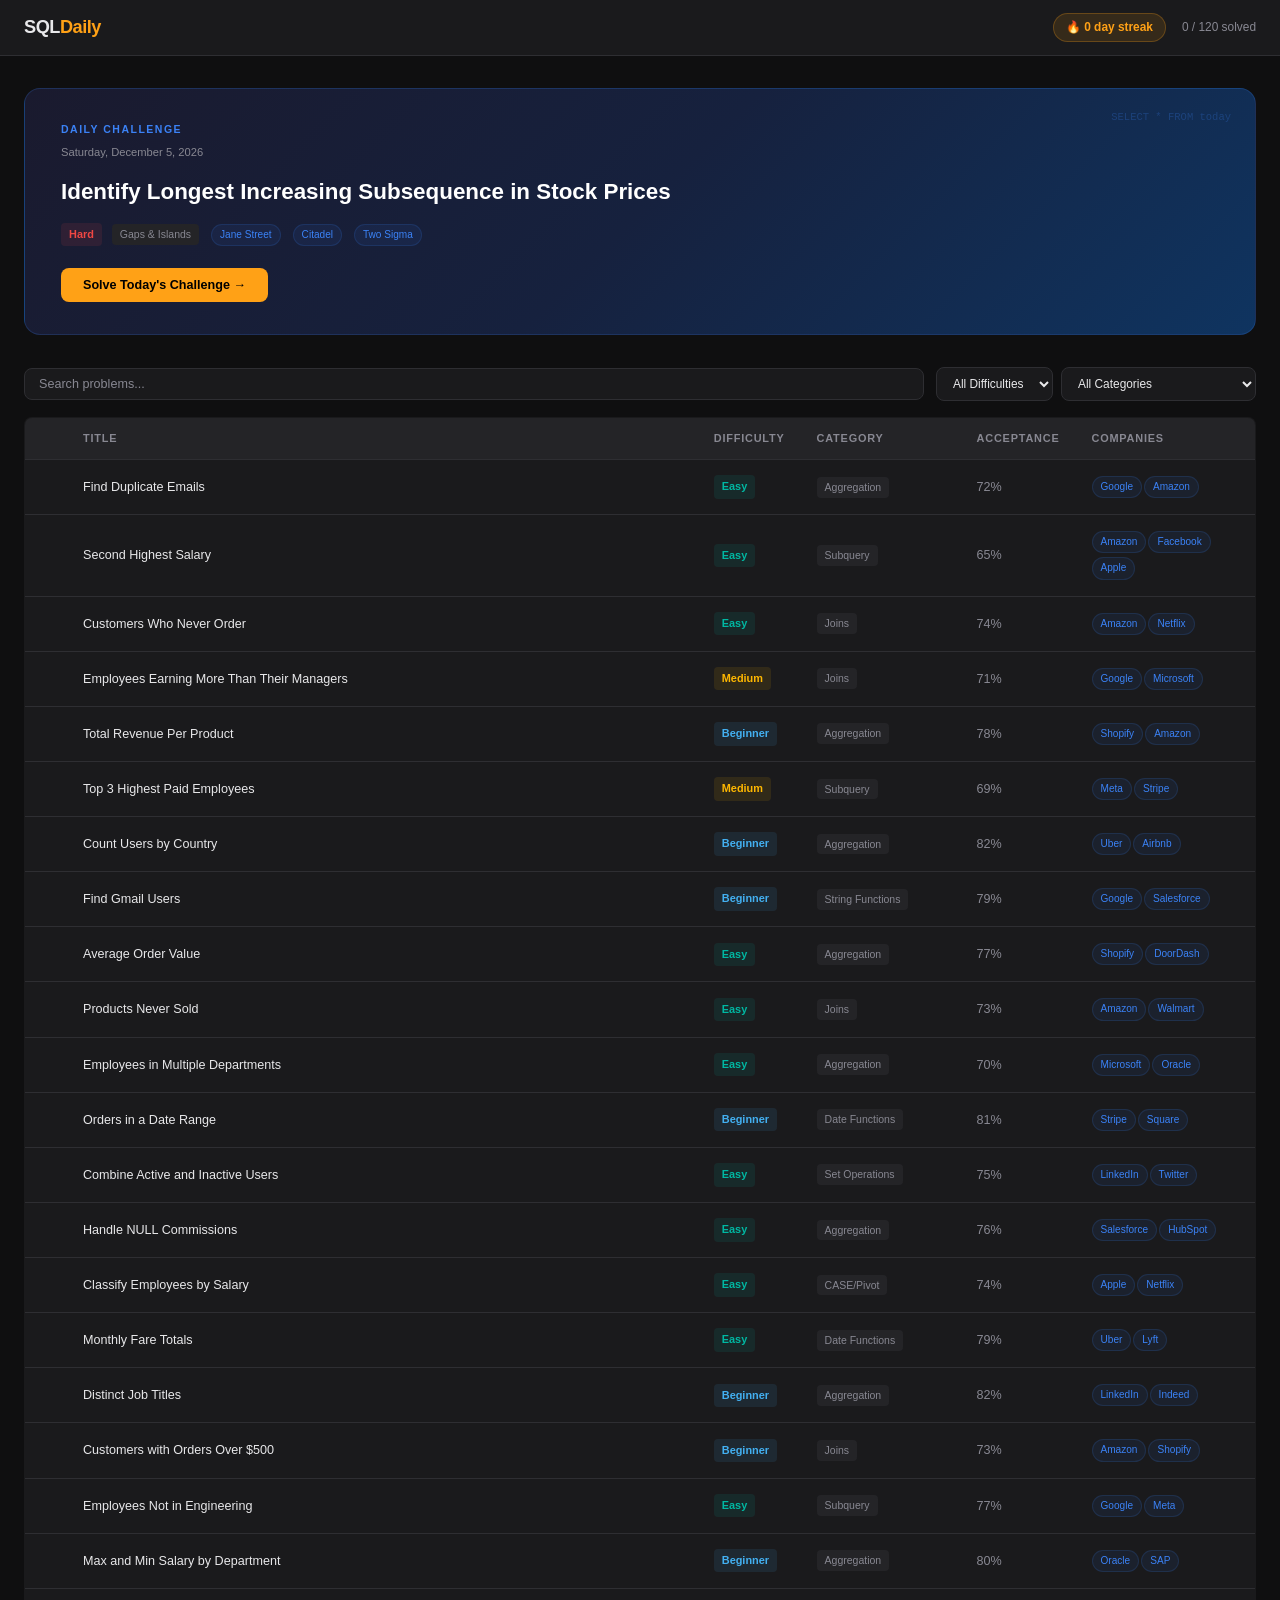
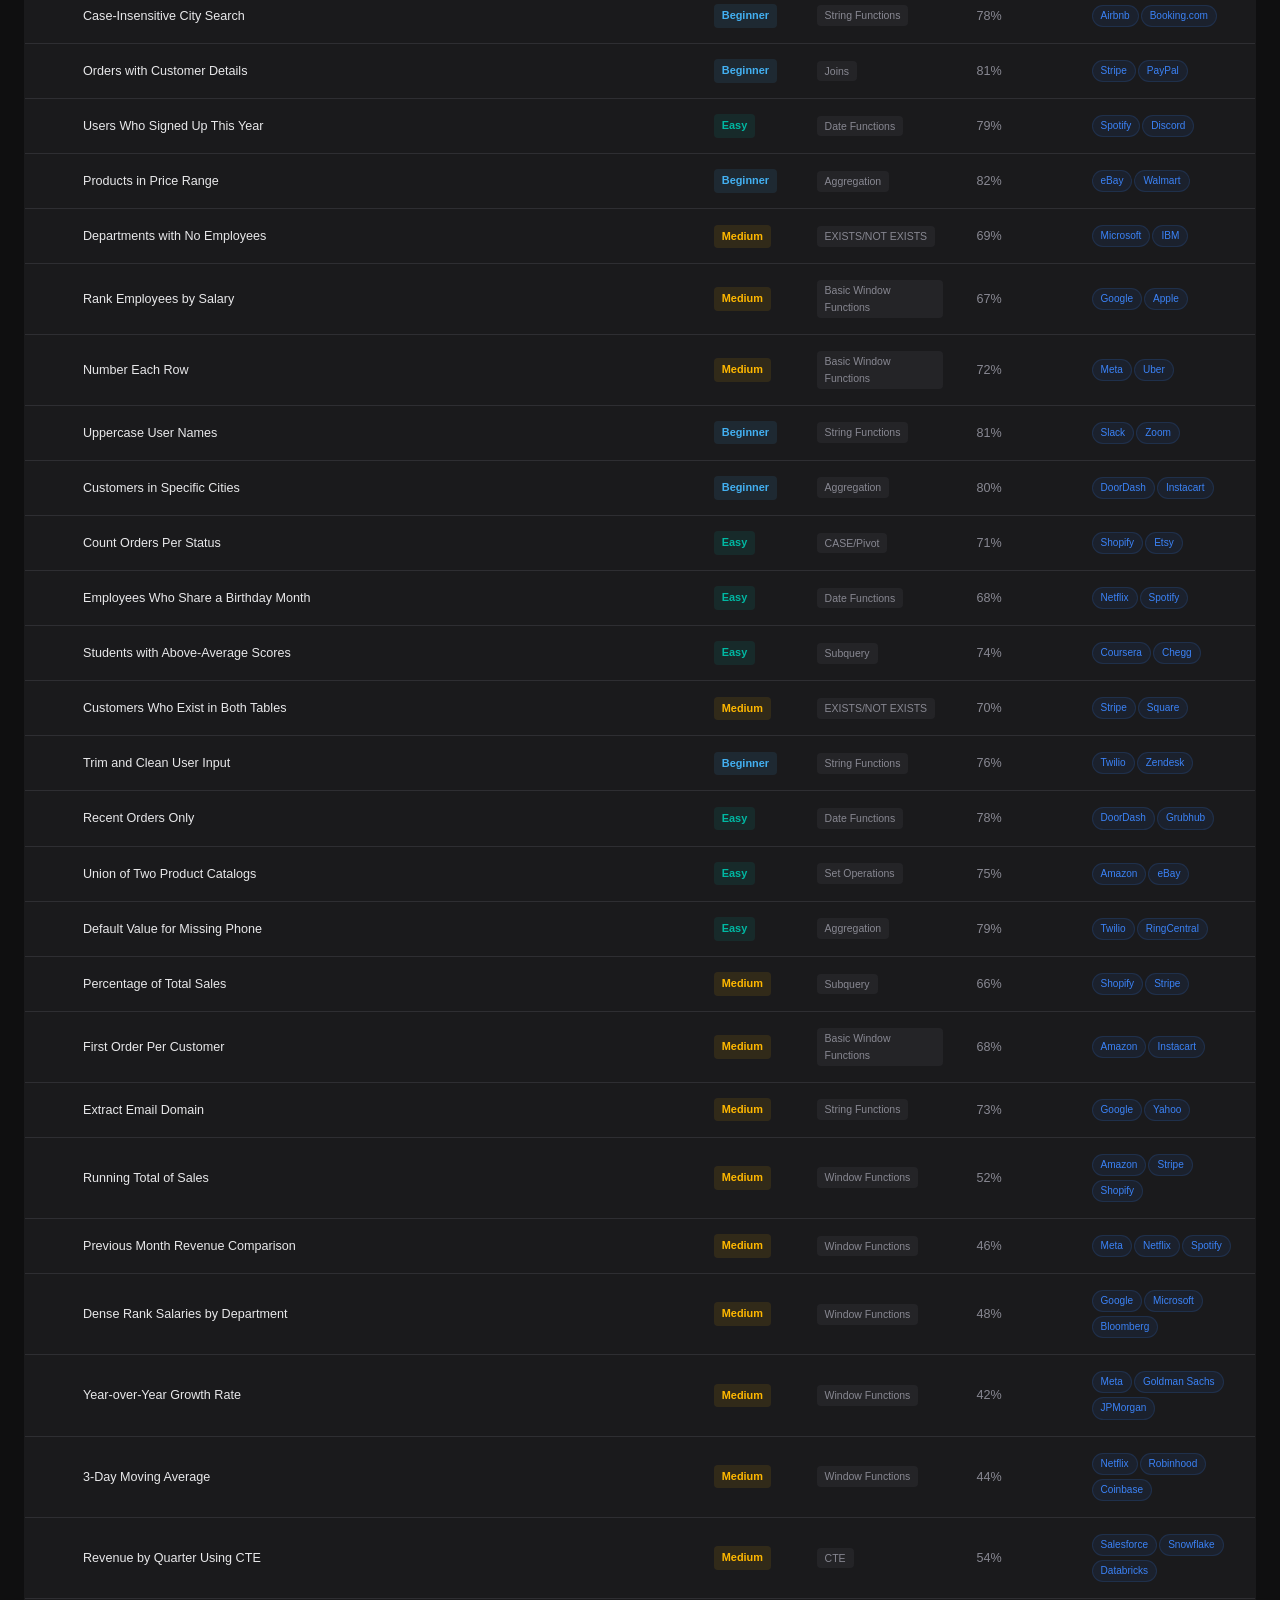
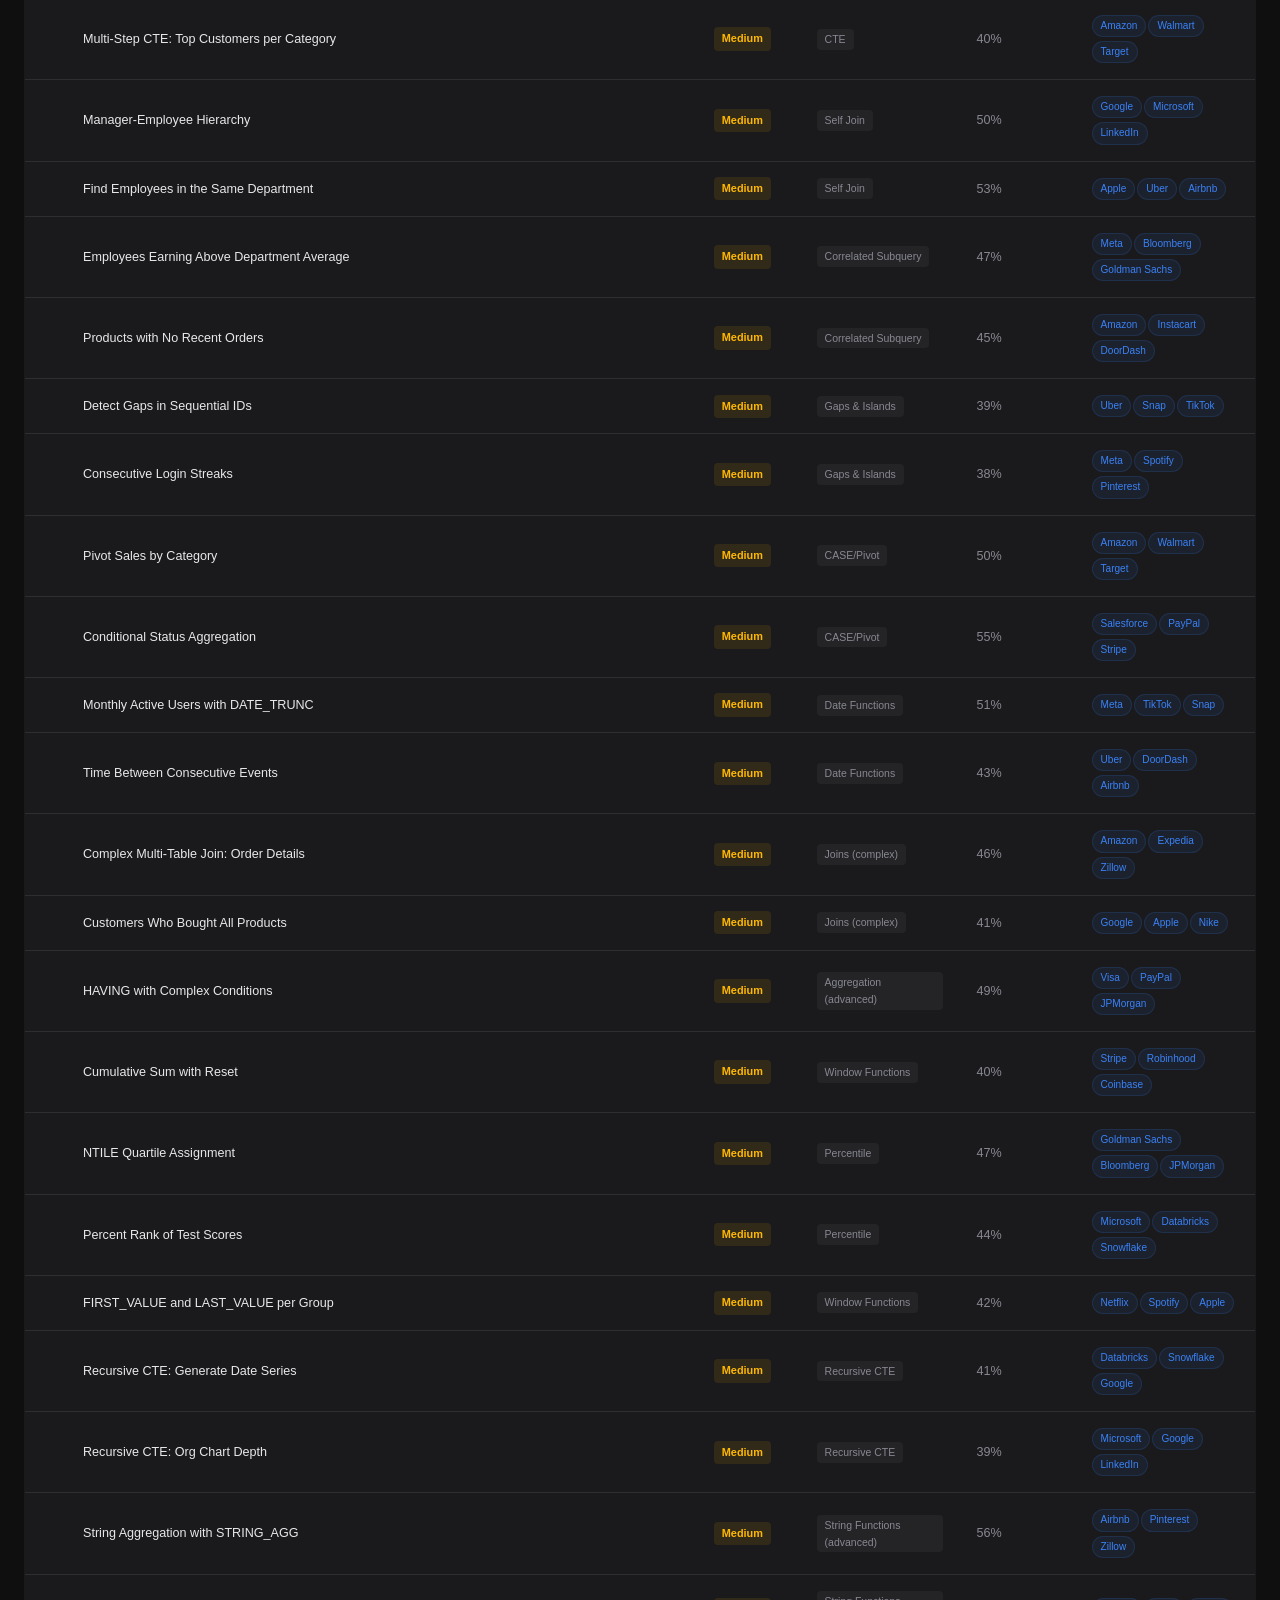
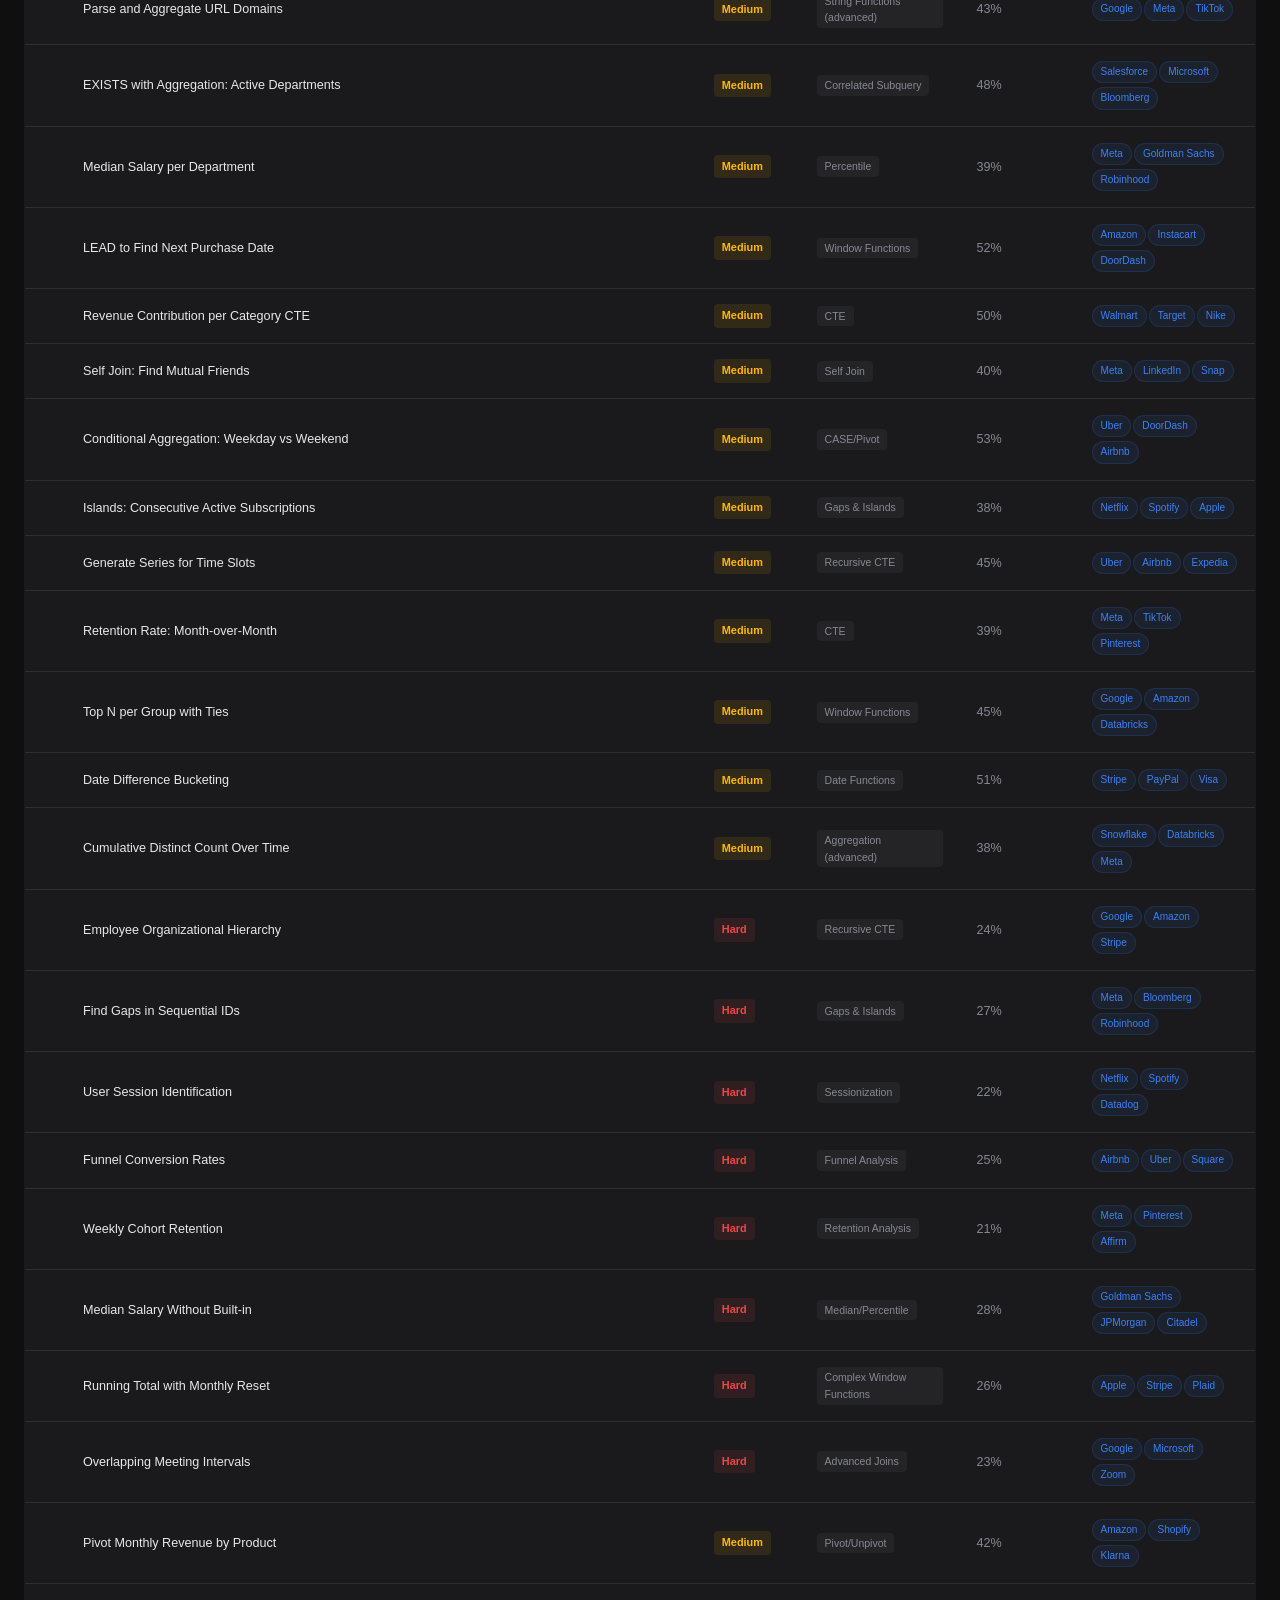
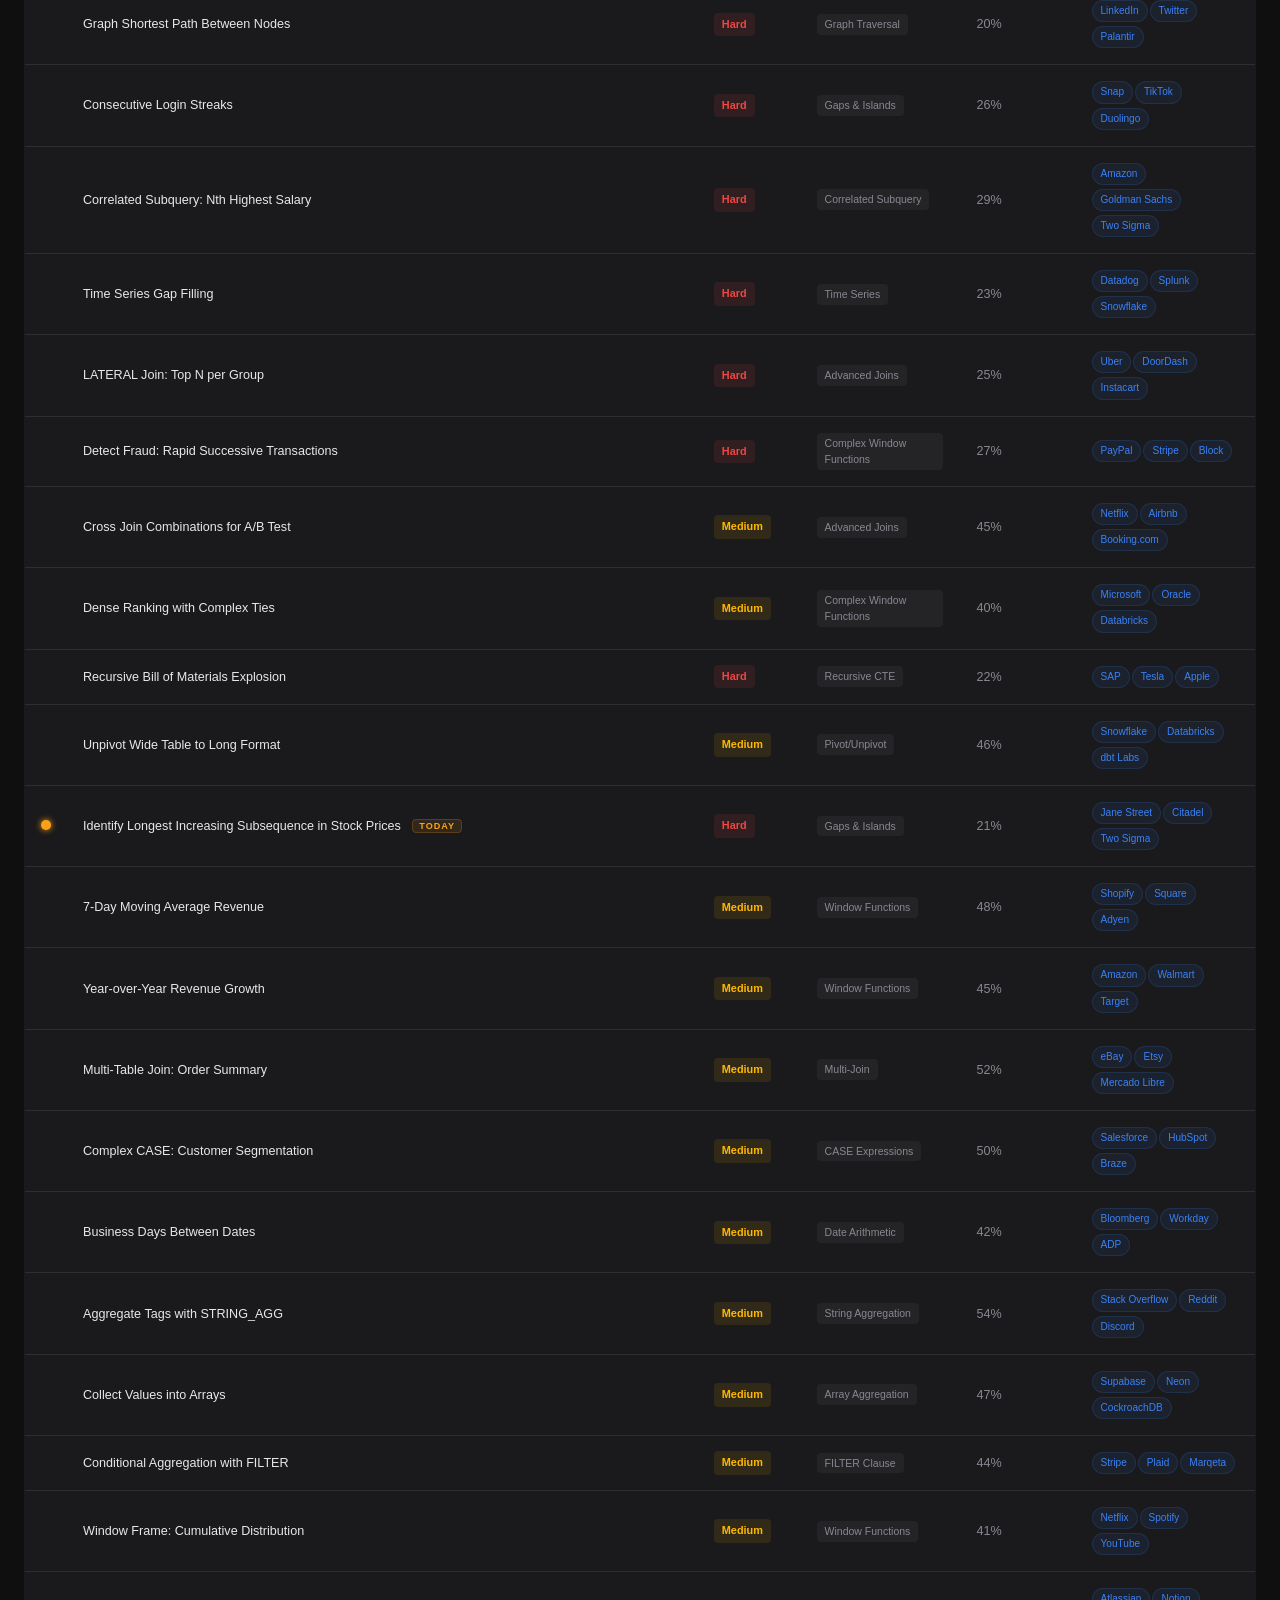
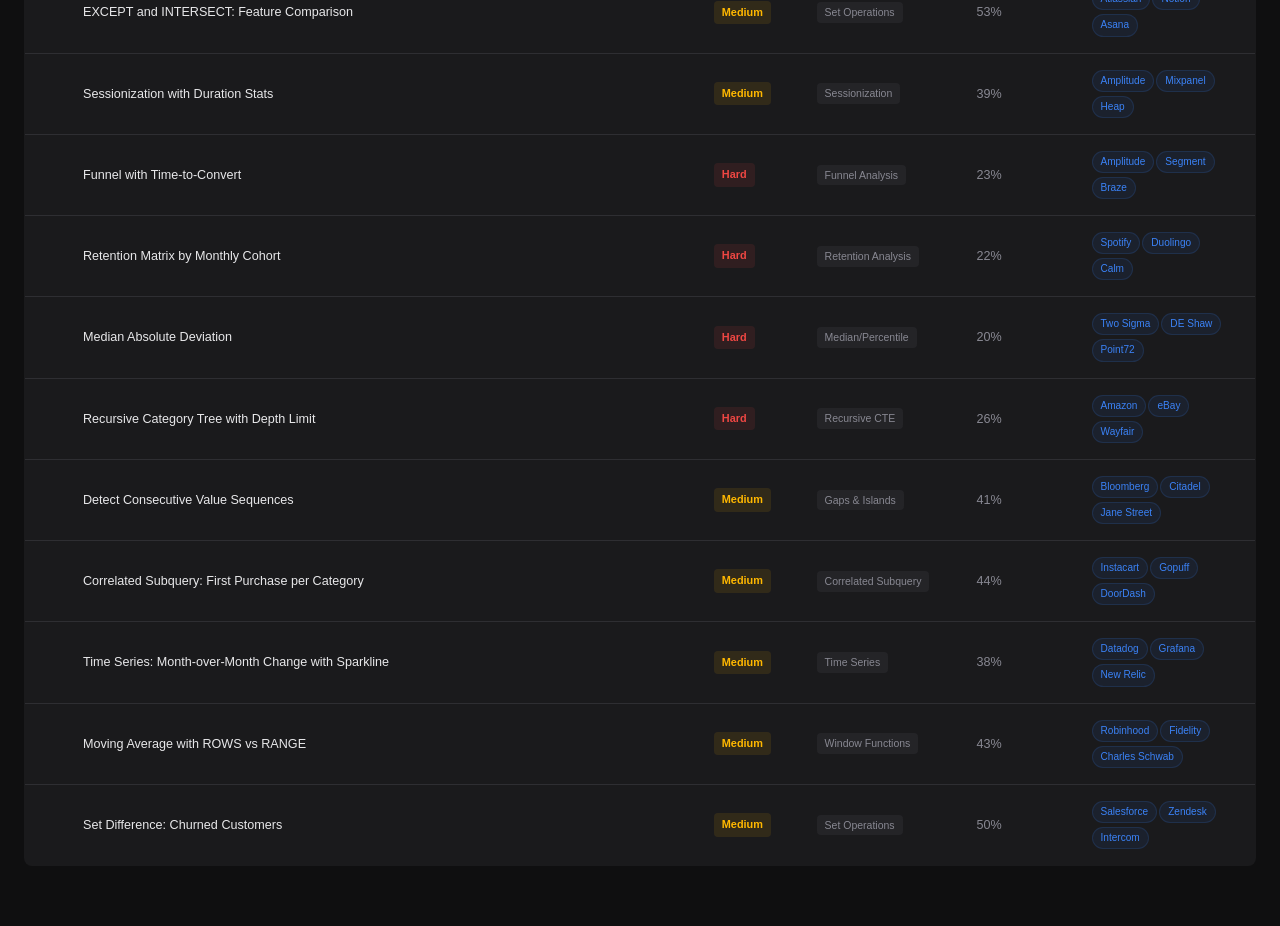
<file: index.html>
<!DOCTYPE html>
<html lang="en">
<head>
  <meta charset="UTF-8" />
  <meta name="viewport" content="width=device-width, initial-scale=1.0" />
  <title>SQLDaily — Practice SQL Every Day</title>
  <link rel="stylesheet" href="style.css" />
</head>
<body>
  <!-- NAV -->
  <nav class="navbar">
    <div class="nav-left">
      <span class="logo">SQL<span class="logo-accent">Daily</span></span>
    </div>
    <div class="nav-right">
      <span class="streak-badge" id="streakBadge">🔥 <span id="streakCount">0</span> day streak</span>
      <span class="progress-text" id="progressText">0 / 0 solved</span>
    </div>
  </nav>

  <!-- HERO / DAILY CHALLENGE -->
  <div class="hero" id="dailyHero">
    <div class="hero-label">Daily Challenge</div>
    <div class="hero-date" id="heroDate"></div>
    <h2 class="hero-title" id="heroTitle">Loading...</h2>
    <div class="hero-meta" id="heroMeta"></div>
    <button class="btn-primary" id="heroBtn">Solve Today's Challenge →</button>
  </div>

  <!-- FILTERS + SEARCH -->
  <div class="list-container">
    <div class="list-header">
      <div class="search-wrap">
        <input type="text" id="searchInput" class="search-input" placeholder="Search problems..." />
      </div>
      <div class="filter-wrap">
        <select id="diffFilter" class="filter-select">
          <option value="">All Difficulties</option>
          <option value="Beginner">Beginner</option>
          <option value="Easy">Easy</option>
          <option value="Medium">Medium</option>
          <option value="Hard">Hard</option>
        </select>
        <select id="catFilter" class="filter-select">
          <option value="">All Categories</option>
        </select>
      </div>
    </div>

    <!-- PROBLEM TABLE -->
    <table class="problem-table">
      <thead>
        <tr>
          <th class="col-status"></th>
          <th class="col-title">Title</th>
          <th class="col-diff">Difficulty</th>
          <th class="col-cat">Category</th>
          <th class="col-accept">Acceptance</th>
          <th class="col-companies">Companies</th>
        </tr>
      </thead>
      <tbody id="problemList"></tbody>
    </table>
  </div>

  <script src="problems.js"></script>
  <script src="app.js"></script>
</body>
</html>
</file>
<file: style.css>
/* ============================================================
   RESET & BASE
   ============================================================ */
*, *::before, *::after { box-sizing: border-box; margin: 0; padding: 0; }

:root {
  --bg:         #0f0f10;
  --bg-2:       #1a1a1c;
  --bg-3:       #242427;
  --border:     #2e2e32;
  --text:       #e8e8ea;
  --text-muted: #888892;
  --accent:     #ffa116;
  --accent-2:   #3b82f6;
  --green:      #00b8a3;
  --yellow:     #ffb800;
  --red:        #ef4743;
  --beginner:   #43b0f1;
  --easy:       #00b8a3;
  --medium:     #ffb800;
  --hard:       #ef4743;
  --radius:     8px;
  --font:       'Inter', -apple-system, BlinkMacSystemFont, 'Segoe UI', sans-serif;
  --font-mono:  'JetBrains Mono', 'Fira Code', 'Cascadia Code', monospace;
}

html { font-size: 14px; }
body {
  font-family: var(--font);
  background: var(--bg);
  color: var(--text);
  min-height: 100vh;
  line-height: 1.6;
}

a { color: inherit; text-decoration: none; }

/* ============================================================
   NAVBAR
   ============================================================ */
.navbar {
  position: sticky;
  top: 0;
  z-index: 100;
  display: flex;
  align-items: center;
  justify-content: space-between;
  padding: 0 24px;
  height: 56px;
  background: var(--bg-2);
  border-bottom: 1px solid var(--border);
}

.logo { font-size: 1.3rem; font-weight: 800; letter-spacing: -0.5px; }
.logo-accent { color: var(--accent); }

.nav-right { display: flex; align-items: center; gap: 16px; }

.streak-badge {
  background: rgba(255,161,22,0.12);
  color: var(--accent);
  border: 1px solid rgba(255,161,22,0.25);
  border-radius: 20px;
  padding: 4px 12px;
  font-weight: 600;
  font-size: 0.85rem;
}

.progress-text { color: var(--text-muted); font-size: 0.85rem; }

.back-link {
  color: var(--text-muted);
  font-size: 0.85rem;
  margin-right: 16px;
  transition: color 0.15s;
}
.back-link:hover { color: var(--text); }

/* ============================================================
   HERO / DAILY CHALLENGE
   ============================================================ */
.hero {
  margin: 32px 24px;
  padding: 32px 36px;
  background: linear-gradient(135deg, #1a1a2e 0%, #16213e 50%, #0f3460 100%);
  border: 1px solid rgba(59,130,246,0.2);
  border-radius: 16px;
  position: relative;
  overflow: hidden;
}

.hero::before {
  content: 'SELECT * FROM today';
  position: absolute;
  top: 20px; right: 24px;
  font-family: var(--font-mono);
  font-size: 0.75rem;
  color: rgba(59,130,246,0.25);
  pointer-events: none;
}

.hero-label {
  font-size: 0.75rem;
  font-weight: 700;
  text-transform: uppercase;
  letter-spacing: 1.5px;
  color: var(--accent-2);
  margin-bottom: 6px;
}

.hero-date {
  font-size: 0.8rem;
  color: var(--text-muted);
  margin-bottom: 12px;
}

.hero-title {
  font-size: 1.6rem;
  font-weight: 700;
  margin-bottom: 12px;
  color: #fff;
}

.hero-meta { display: flex; align-items: center; gap: 10px; margin-bottom: 20px; flex-wrap: wrap; }

.btn-primary {
  background: var(--accent);
  color: #000;
  border: none;
  border-radius: var(--radius);
  padding: 10px 22px;
  font-weight: 700;
  font-size: 0.9rem;
  cursor: pointer;
  transition: opacity 0.15s, transform 0.1s;
}
.btn-primary:hover { opacity: 0.9; transform: translateY(-1px); }

/* ============================================================
   PROBLEM LIST
   ============================================================ */
.list-container { padding: 0 24px 60px; }

.list-header {
  display: flex;
  align-items: center;
  justify-content: space-between;
  margin-bottom: 16px;
  gap: 12px;
  flex-wrap: wrap;
}

.search-wrap { flex: 1; min-width: 200px; }

.search-input {
  width: 100%;
  background: var(--bg-2);
  border: 1px solid var(--border);
  border-radius: var(--radius);
  padding: 8px 14px;
  color: var(--text);
  font-size: 0.9rem;
  outline: none;
  transition: border-color 0.15s;
}
.search-input:focus { border-color: var(--accent-2); }
.search-input::placeholder { color: var(--text-muted); }

.filter-wrap { display: flex; gap: 8px; }

.filter-select {
  background: var(--bg-2);
  border: 1px solid var(--border);
  border-radius: var(--radius);
  padding: 8px 12px;
  color: var(--text);
  font-size: 0.85rem;
  outline: none;
  cursor: pointer;
}
.filter-select:focus { border-color: var(--accent-2); }

.problem-table {
  width: 100%;
  border-collapse: collapse;
  background: var(--bg-2);
  border: 1px solid var(--border);
  border-radius: var(--radius);
  overflow: hidden;
}

.problem-table thead tr {
  background: var(--bg-3);
  border-bottom: 1px solid var(--border);
}

.problem-table th {
  padding: 12px 16px;
  text-align: left;
  font-size: 0.78rem;
  font-weight: 600;
  text-transform: uppercase;
  letter-spacing: 0.8px;
  color: var(--text-muted);
}

.problem-table tbody tr {
  border-bottom: 1px solid var(--border);
  cursor: pointer;
  transition: background 0.12s;
}
.problem-table tbody tr:last-child { border-bottom: none; }
.problem-table tbody tr:hover { background: var(--bg-3); }
.problem-table tbody tr.solved { opacity: 0.7; }

.problem-table td {
  padding: 14px 16px;
  font-size: 0.9rem;
  vertical-align: middle;
}

.col-status { width: 36px; }
.col-title  { min-width: 200px; }
.col-diff   { width: 100px; }
.col-cat    { width: 160px; }
.col-accept { width: 100px; }
.col-companies { width: 180px; }

.status-dot {
  width: 10px; height: 10px;
  border-radius: 50%;
  display: inline-block;
}
.status-dot.solved-dot  { background: var(--green); }
.status-dot.daily-dot   { background: var(--accent); box-shadow: 0 0 6px var(--accent); }

.prob-title-cell { font-weight: 500; color: var(--text); }
.prob-title-cell:hover { color: var(--accent-2); }

.daily-label {
  font-size: 0.65rem;
  font-weight: 700;
  text-transform: uppercase;
  letter-spacing: 1px;
  color: var(--accent);
  background: rgba(255,161,22,0.1);
  border: 1px solid rgba(255,161,22,0.2);
  border-radius: 4px;
  padding: 1px 6px;
  margin-left: 8px;
  vertical-align: middle;
}

/* ============================================================
   BADGES (difficulty / tags / companies)
   ============================================================ */
.badge {
  display: inline-flex;
  align-items: center;
  border-radius: 4px;
  padding: 3px 8px;
  font-size: 0.78rem;
  font-weight: 600;
}

.badge-beginner { color: var(--beginner); background: rgba(67,176,241,0.1); }
.badge-easy     { color: var(--easy);     background: rgba(0,184,163,0.1);  }
.badge-medium   { color: var(--medium);   background: rgba(255,184,0,0.1);  }
.badge-hard     { color: var(--hard);     background: rgba(239,71,67,0.1);  }

.tag {
  display: inline-flex;
  align-items: center;
  background: var(--bg-3);
  color: var(--text-muted);
  border-radius: 4px;
  padding: 2px 8px;
  font-size: 0.75rem;
  margin: 2px 2px 2px 0;
}

.company-chip {
  display: inline-flex;
  align-items: center;
  background: rgba(59,130,246,0.08);
  color: var(--accent-2);
  border: 1px solid rgba(59,130,246,0.15);
  border-radius: 12px;
  padding: 2px 8px;
  font-size: 0.72rem;
  font-weight: 500;
  margin: 2px 2px 2px 0;
}

.accept-pct { color: var(--text-muted); font-size: 0.85rem; }

/* ============================================================
   PROBLEM PAGE — SPLIT VIEW
   ============================================================ */
body.problem-page {
  height: 100vh;
  display: flex;
  flex-direction: column;
  overflow: hidden;
}

body.problem-page .navbar { flex-shrink: 0; }

.split-view {
  flex: 1;
  display: flex;
  overflow: hidden;
  gap: 0;
}

.panel {
  display: flex;
  flex-direction: column;
  overflow: hidden;
}

.panel-left  { width: 45%; min-width: 320px; border-right: 1px solid var(--border); }
.panel-right { flex: 1; display: flex; flex-direction: column; }

.divider {
  width: 4px;
  background: var(--border);
  cursor: col-resize;
  transition: background 0.15s;
}
.divider:hover { background: var(--accent-2); }

/* PANEL TABS */
.panel-tabs {
  display: flex;
  border-bottom: 1px solid var(--border);
  background: var(--bg-2);
  padding: 0 16px;
  flex-shrink: 0;
}

.tab-btn {
  background: none;
  border: none;
  border-bottom: 2px solid transparent;
  color: var(--text-muted);
  padding: 12px 16px;
  font-size: 0.85rem;
  font-weight: 500;
  cursor: pointer;
  transition: color 0.15s, border-color 0.15s;
  margin-bottom: -1px;
}
.tab-btn:hover { color: var(--text); }
.tab-btn.active { color: var(--text); border-bottom-color: var(--accent-2); }

.tab-content { overflow-y: auto; flex: 1; padding: 24px; }

/* PROBLEM HEADER */
.problem-header { margin-bottom: 20px; }
.problem-number { color: var(--text-muted); font-size: 0.85rem; }
.problem-title { font-size: 1.2rem; font-weight: 700; margin: 6px 0 10px; }
.problem-badges { display: flex; flex-wrap: wrap; gap: 8px; align-items: center; }

/* PROBLEM DESCRIPTION */
.problem-description { font-size: 0.9rem; line-height: 1.8; color: #c8c8d0; }
.problem-description h3 { font-size: 0.95rem; margin: 20px 0 8px; color: var(--text); }
.problem-description p  { margin-bottom: 12px; }
.problem-description code {
  background: var(--bg-3);
  border-radius: 3px;
  padding: 1px 5px;
  font-family: var(--font-mono);
  font-size: 0.85em;
  color: #e06c75;
}
.problem-description strong { color: var(--text); }
.problem-description table {
  border-collapse: collapse;
  width: 100%;
  margin: 12px 0;
  font-size: 0.85rem;
}
.problem-description th {
  background: var(--bg-3);
  padding: 8px 12px;
  text-align: left;
  border: 1px solid var(--border);
  color: var(--text-muted);
  font-weight: 600;
  font-size: 0.78rem;
  text-transform: uppercase;
  letter-spacing: 0.5px;
}
.problem-description td {
  padding: 8px 12px;
  border: 1px solid var(--border);
  font-family: var(--font-mono);
  font-size: 0.82rem;
}

/* HINT BOX */
.hint-box {
  margin-top: 24px;
  padding: 16px;
  background: rgba(255,184,0,0.06);
  border: 1px solid rgba(255,184,0,0.2);
  border-radius: var(--radius);
}
.hint-label { font-weight: 700; color: var(--yellow); margin-bottom: 6px; font-size: 0.85rem; }
.hint-box p  { font-size: 0.88rem; color: var(--text-muted); line-height: 1.7; }

/* SUBMISSIONS */
.submissions-empty {
  text-align: center;
  padding: 60px 20px;
  color: var(--text-muted);
}
.empty-icon { font-size: 2.5rem; margin-bottom: 12px; }
.empty-sub  { font-size: 0.82rem; margin-top: 4px; }

.sub-item {
  display: flex;
  align-items: center;
  justify-content: space-between;
  padding: 12px 0;
  border-bottom: 1px solid var(--border);
  font-size: 0.85rem;
}
.sub-status-pass { color: var(--green); font-weight: 600; }
.sub-status-fail { color: var(--red);   font-weight: 600; }
.sub-time { color: var(--text-muted); font-size: 0.78rem; }
.sub-attempt { color: var(--text-muted); font-size: 0.75rem; margin-left: 8px; }

/* ============================================================
   EDITOR
   ============================================================ */
.editor-toolbar {
  display: flex;
  align-items: center;
  justify-content: space-between;
  padding: 8px 16px;
  background: var(--bg-2);
  border-bottom: 1px solid var(--border);
  flex-shrink: 0;
}

.lang-badge {
  background: var(--bg-3);
  color: var(--text-muted);
  border-radius: 4px;
  padding: 3px 10px;
  font-size: 0.78rem;
  font-weight: 600;
}

.toolbar-actions { display: flex; gap: 8px; }

.icon-btn {
  background: none;
  border: 1px solid var(--border);
  border-radius: 5px;
  color: var(--text-muted);
  padding: 4px 10px;
  font-size: 0.78rem;
  cursor: pointer;
  transition: color 0.15s, border-color 0.15s;
}
.icon-btn:hover { color: var(--text); border-color: var(--text-muted); }

.editor-wrap { flex: 1; overflow: hidden; position: relative; }

.CodeMirror {
  height: 100% !important;
  font-family: var(--font-mono) !important;
  font-size: 13px !important;
  line-height: 1.6 !important;
}
.CodeMirror-scroll { height: 100% !important; }

/* Fallback textarea (no CodeMirror) */
#sqlEditor {
  width: 100%;
  height: 100%;
  background: #282a36;
  color: #f8f8f2;
  font-family: var(--font-mono);
  font-size: 13px;
  padding: 16px;
  border: none;
  outline: none;
  resize: none;
  line-height: 1.6;
}

/* ============================================================
   OUTPUT PANEL
   ============================================================ */
.output-panel {
  flex-shrink: 0;
  min-height: 220px;
  max-height: 50vh;
  display: flex;
  flex-direction: column;
  border-top: 1px solid var(--border);
  background: var(--bg-2);
}

.output-header {
  display: flex;
  align-items: center;
  justify-content: space-between;
  padding: 8px 16px;
  border-bottom: 1px solid var(--border);
  flex-shrink: 0;
}

.output-tabs { display: flex; gap: 4px; }

.out-tab {
  background: none;
  border: none;
  border-radius: 4px;
  color: var(--text-muted);
  padding: 4px 12px;
  font-size: 0.82rem;
  cursor: pointer;
  transition: background 0.12s, color 0.12s;
}
.out-tab:hover   { background: var(--bg-3); color: var(--text); }
.out-tab.active  { background: var(--bg-3); color: var(--text); }

.run-actions { display: flex; gap: 8px; align-items: center; }

.btn-run {
  background: var(--bg-3);
  border: 1px solid var(--border);
  border-radius: var(--radius);
  color: var(--text);
  padding: 6px 16px;
  font-weight: 600;
  font-size: 0.85rem;
  cursor: pointer;
  transition: background 0.12s;
}
.btn-run:hover { background: #35353a; }

.btn-submit {
  background: var(--green);
  border: none;
  border-radius: var(--radius);
  color: #000;
  padding: 6px 18px;
  font-weight: 700;
  font-size: 0.85rem;
  cursor: pointer;
  transition: opacity 0.15s;
}
.btn-submit:hover { opacity: 0.85; }

.output-body {
  flex: 1;
  overflow-y: auto;
  padding: 12px 16px;
  font-family: var(--font-mono);
  font-size: 0.82rem;
}

.output-placeholder {
  height: 100%;
  display: flex;
  align-items: center;
  justify-content: center;
  color: var(--text-muted);
  font-family: var(--font);
  font-size: 0.85rem;
}

.output-result-table {
  width: 100%;
  border-collapse: collapse;
}
.output-result-table th {
  background: var(--bg-3);
  padding: 6px 10px;
  text-align: left;
  font-size: 0.78rem;
  font-weight: 600;
  color: var(--text-muted);
  border: 1px solid var(--border);
  text-transform: uppercase;
  letter-spacing: 0.5px;
}
.output-result-table td {
  padding: 6px 10px;
  border: 1px solid var(--border);
  color: var(--text);
}

.output-success { color: var(--green); font-family: var(--font); padding: 4px 0; font-size: 0.88rem; }
.output-error   { color: var(--red);   font-family: var(--font); padding: 4px 0; font-size: 0.88rem; }

/* Run output */
.run-output-wrap { font-family: var(--font); font-size: 0.85rem; }
.run-section-label { font-size: 0.75rem; font-weight: 700; text-transform: uppercase; letter-spacing: 0.8px; margin-bottom: 6px; }
.run-query-block { margin-bottom: 12px; }
.run-query-pre {
  font-family: var(--font-mono);
  font-size: 0.82rem;
  line-height: 1.6;
  background: #282a36;
  color: #f8f8f2;
  padding: 12px;
  border-radius: 6px;
  white-space: pre-wrap;
  margin: 0;
  overflow-x: auto;
}
.run-info { margin-bottom: 10px; }
.run-info-item { color: var(--text-muted); padding: 2px 0; line-height: 1.5; }
.run-info-item strong { color: var(--text); }
.run-issues { margin-bottom: 10px; }
.run-issue-item { color: var(--yellow); padding: 2px 0; line-height: 1.5; font-size: 0.82rem; }
.run-issue-item code { background: var(--bg-3); border-radius: 3px; padding: 1px 5px; font-family: var(--font-mono); font-size: 0.8em; }

/* Inline hint (in output panel) */
.inline-hint {
  margin-top: 10px;
  padding: 12px;
  background: rgba(255,184,0,0.06);
  border: 1px solid rgba(255,184,0,0.2);
  border-radius: var(--radius);
  font-family: var(--font);
}
.inline-hint-label { font-weight: 700; color: var(--yellow); margin-bottom: 4px; font-size: 0.82rem; }
.inline-hint p { font-size: 0.85rem; color: var(--text-muted); line-height: 1.6; margin: 0; }

/* Success wrap — make output scrollable for alternatives */
.success-wrap { font-family: var(--font); }

/* Alternative solutions section */
.alt-solutions-section { margin-top: 16px; }
.alt-section-title {
  font-size: 0.85rem;
  font-weight: 700;
  color: var(--accent-2);
  text-transform: uppercase;
  letter-spacing: 0.8px;
  margin-bottom: 4px;
}
.alt-section-desc {
  font-size: 0.82rem;
  color: var(--text-muted);
  margin-bottom: 12px;
  line-height: 1.5;
}

.alt-solution {
  border: 1px solid var(--border);
  border-radius: var(--radius);
  margin-bottom: 8px;
  overflow: hidden;
  background: var(--bg);
}

.alt-header {
  display: flex;
  align-items: center;
  gap: 8px;
  padding: 10px 14px;
  cursor: pointer;
  transition: background 0.12s;
  user-select: none;
}
.alt-header:hover { background: var(--bg-3); }

.alt-toggle {
  font-size: 0.7rem;
  color: var(--text-muted);
  transition: transform 0.2s;
  flex-shrink: 0;
}

.alt-label {
  font-size: 0.85rem;
  font-weight: 600;
  color: var(--text);
}

.alt-body {
  display: none;
  padding: 0 14px 14px;
}

.alt-solution.alt-open .alt-body { display: block; }
.alt-solution.alt-open .alt-toggle { transform: rotate(90deg); }

.alt-desc {
  font-size: 0.82rem;
  color: var(--text-muted);
  line-height: 1.6;
  margin-bottom: 10px;
}

.alt-code {
  font-family: var(--font-mono);
  font-size: 0.8rem;
  line-height: 1.6;
  background: #282a36;
  color: #f8f8f2;
  padding: 12px;
  border-radius: 6px;
  white-space: pre-wrap;
  margin: 0;
  overflow-x: auto;
}

/* ============================================================
   SOLUTION MODAL
   ============================================================ */
.modal-overlay {
  position: fixed; inset: 0;
  background: rgba(0,0,0,0.7);
  display: flex; align-items: center; justify-content: center;
  z-index: 200;
  backdrop-filter: blur(4px);
}

.modal {
  background: var(--bg-2);
  border: 1px solid var(--border);
  border-radius: 12px;
  width: 600px;
  max-width: 90vw;
  max-height: 80vh;
  display: flex;
  flex-direction: column;
  overflow: hidden;
}

.modal-header {
  display: flex;
  align-items: center;
  justify-content: space-between;
  padding: 16px 20px;
  border-bottom: 1px solid var(--border);
}
.modal-header h3 { font-size: 1rem; font-weight: 700; }

.modal-close {
  background: none;
  border: none;
  color: var(--text-muted);
  font-size: 1.1rem;
  cursor: pointer;
  padding: 4px 8px;
  border-radius: 4px;
  transition: background 0.12s;
}
.modal-close:hover { background: var(--bg-3); color: var(--text); }

.modal-body { padding: 20px; overflow-y: auto; flex: 1; }

.modal-body pre {
  font-family: var(--font-mono);
  font-size: 0.88rem;
  line-height: 1.7;
  color: #f8f8f2;
  background: #282a36;
  padding: 20px;
  border-radius: var(--radius);
  overflow-x: auto;
  white-space: pre-wrap;
}

/* ============================================================
   TOAST
   ============================================================ */
.toast {
  position: fixed;
  bottom: 32px;
  left: 50%;
  transform: translateX(-50%);
  padding: 12px 24px;
  border-radius: 8px;
  font-weight: 600;
  font-size: 0.9rem;
  z-index: 300;
  animation: fadeUp 0.25s ease;
}
.toast-success { background: #0d2b1e; border: 1px solid var(--green); color: var(--green); }
.toast-error   { background: #2b0d0d; border: 1px solid var(--red);   color: var(--red);   }

@keyframes fadeUp {
  from { opacity: 0; transform: translate(-50%, 16px); }
  to   { opacity: 1; transform: translate(-50%, 0);    }
}

/* ============================================================
   BUTTONS (shared)
   ============================================================ */
.btn-outline {
  background: none;
  border: 1px solid var(--border);
  border-radius: var(--radius);
  color: var(--text-muted);
  padding: 6px 14px;
  font-size: 0.82rem;
  cursor: pointer;
  transition: color 0.15s, border-color 0.15s;
}
.btn-outline:hover { color: var(--text); border-color: var(--text-muted); }

/* ============================================================
   SCROLLBARS
   ============================================================ */
::-webkit-scrollbar { width: 6px; height: 6px; }
::-webkit-scrollbar-track { background: transparent; }
::-webkit-scrollbar-thumb { background: var(--border); border-radius: 3px; }
::-webkit-scrollbar-thumb:hover { background: #444; }

/* ============================================================
   RESPONSIVE
   ============================================================ */
@media (max-width: 768px) {
  .hero { margin: 16px; padding: 20px; }
  .list-container { padding: 0 16px 40px; }
  .col-companies, .col-accept { display: none; }
  .split-view { flex-direction: column; }
  .panel-left { width: 100%; height: 45vh; border-right: none; border-bottom: 1px solid var(--border); }
  .divider { display: none; }
}
</file>
